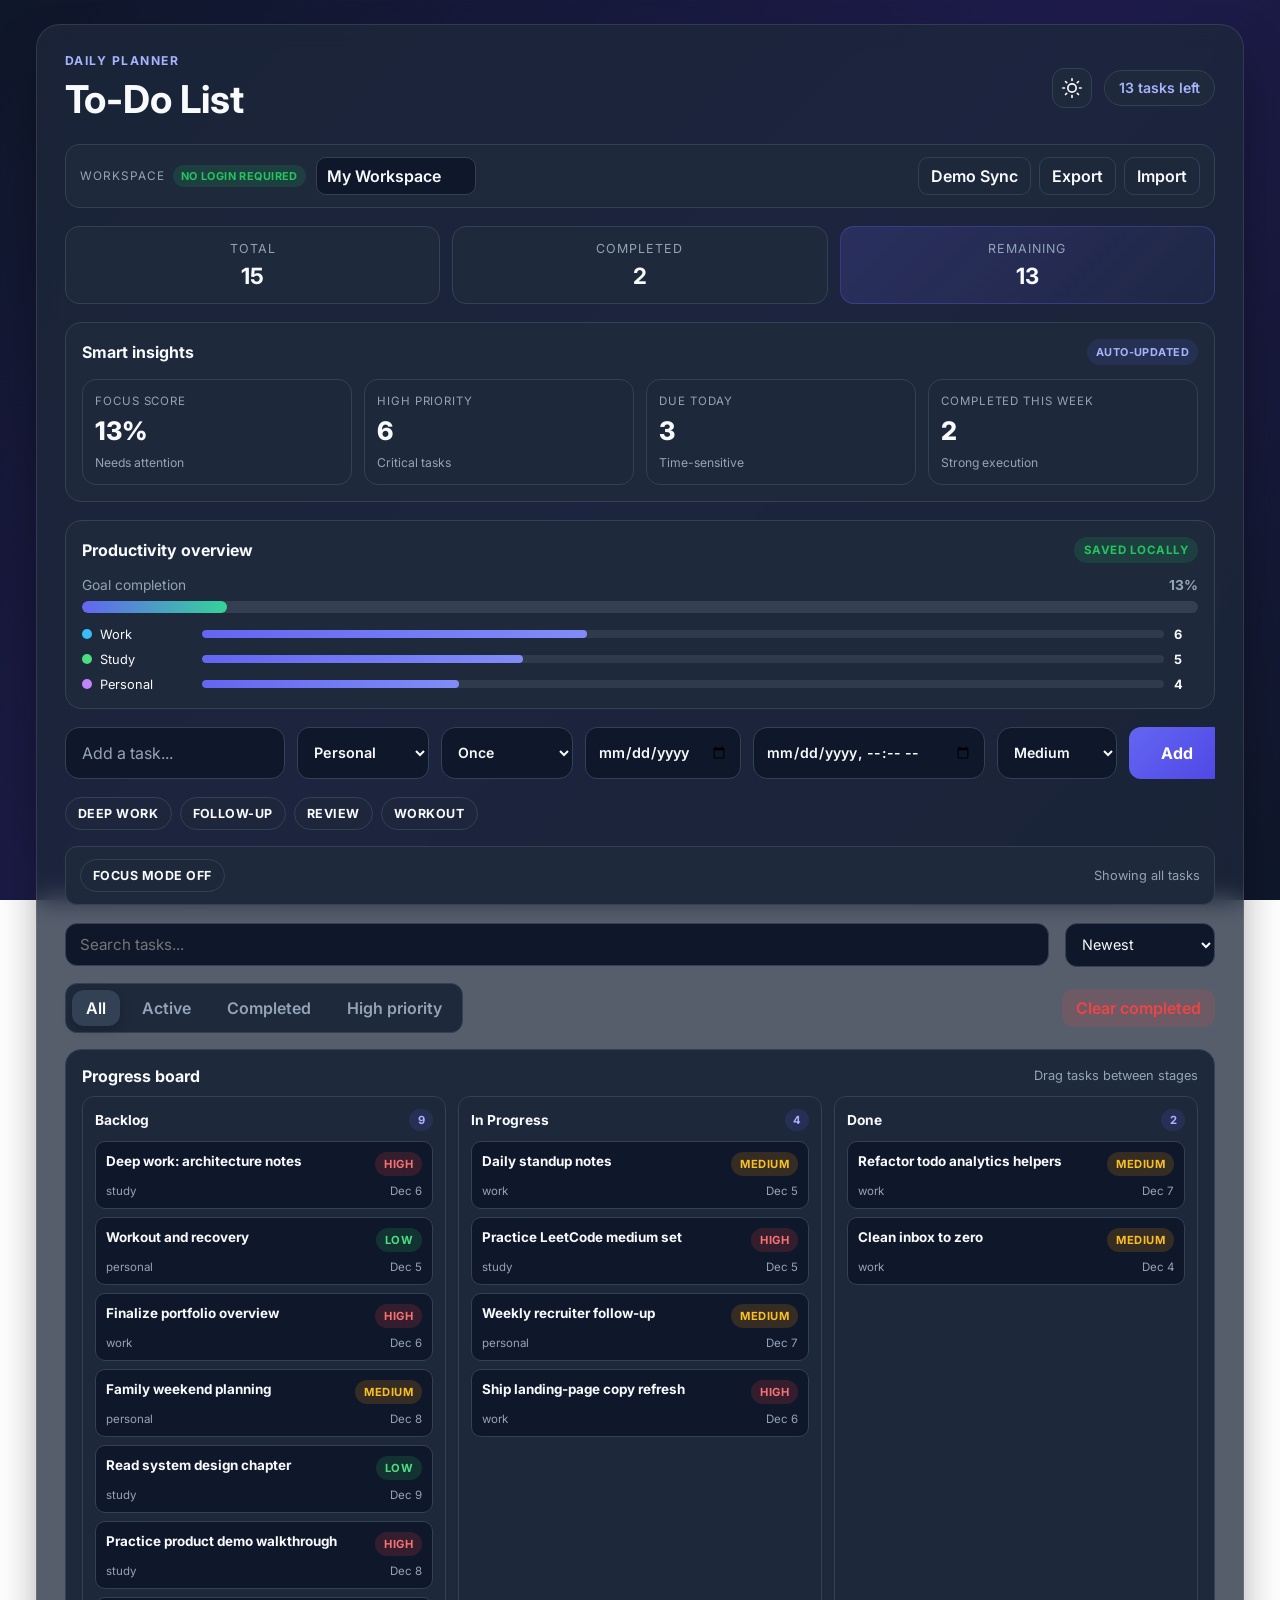
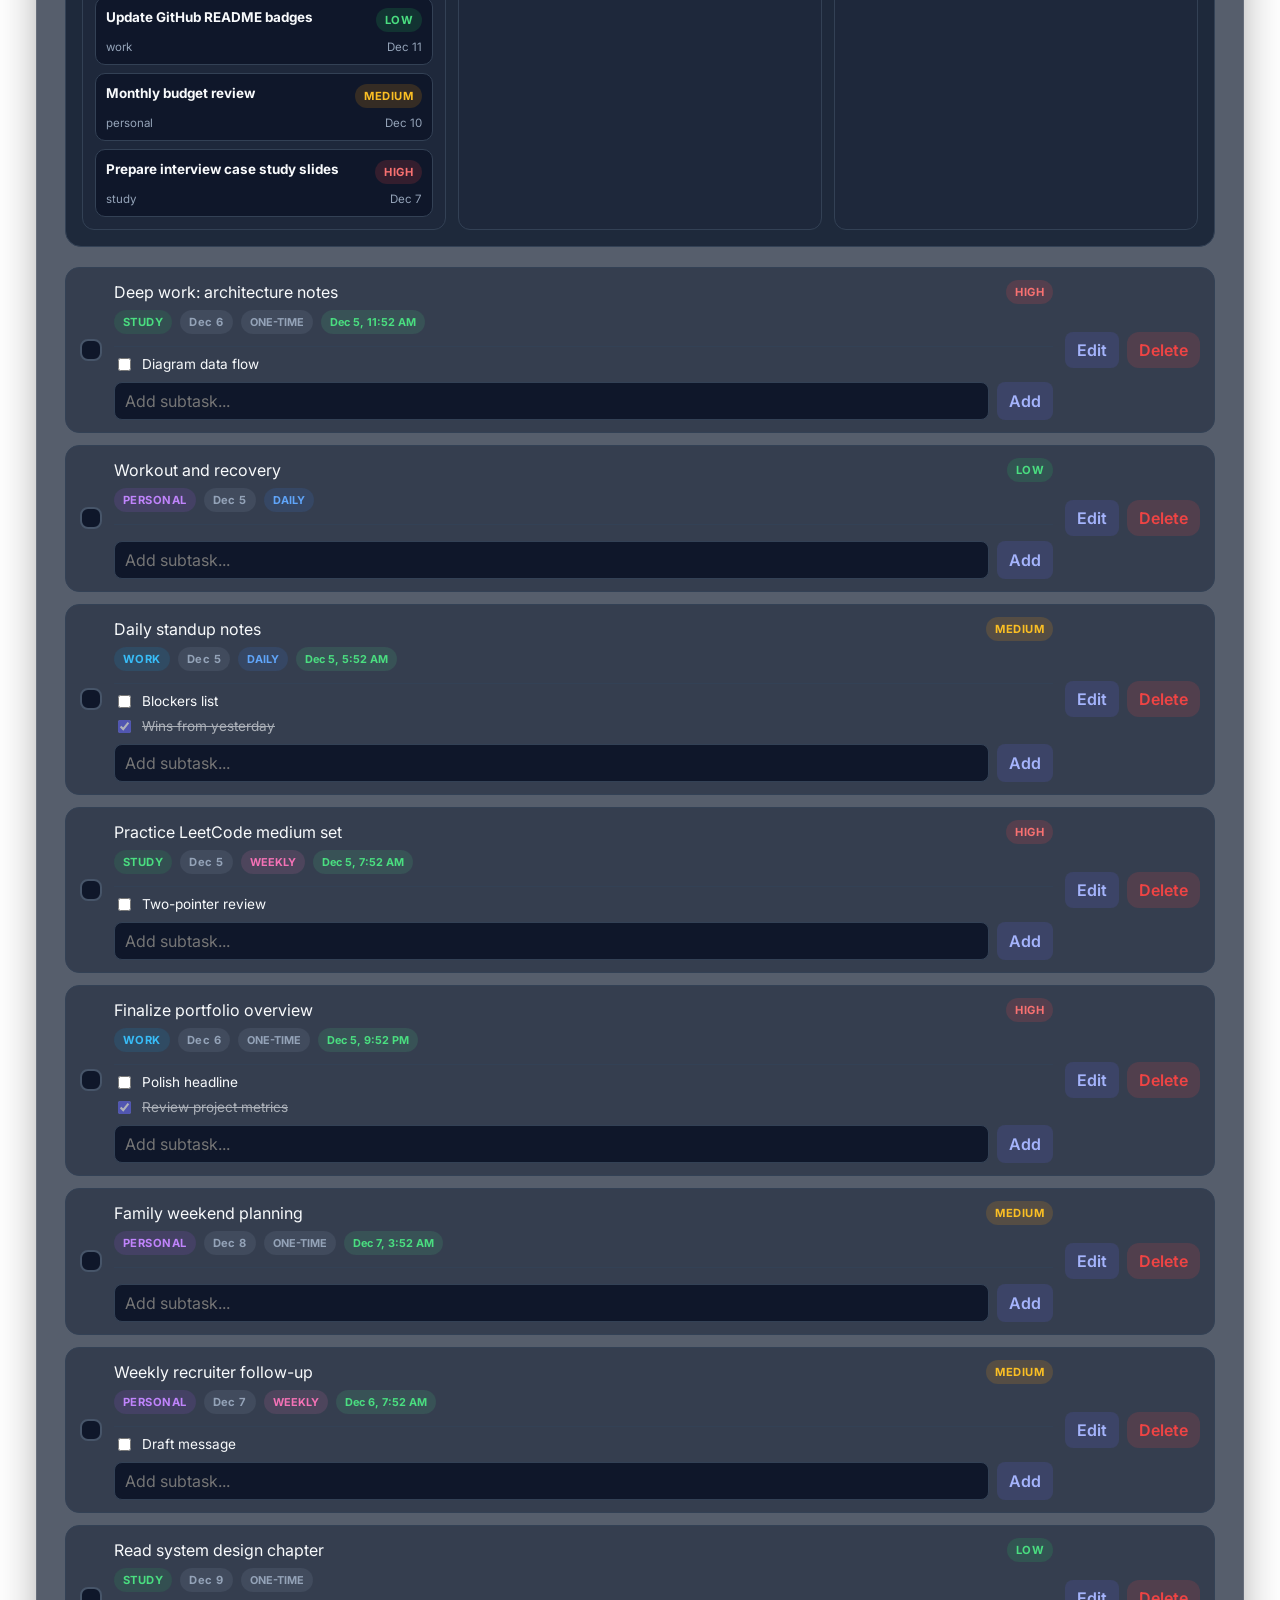
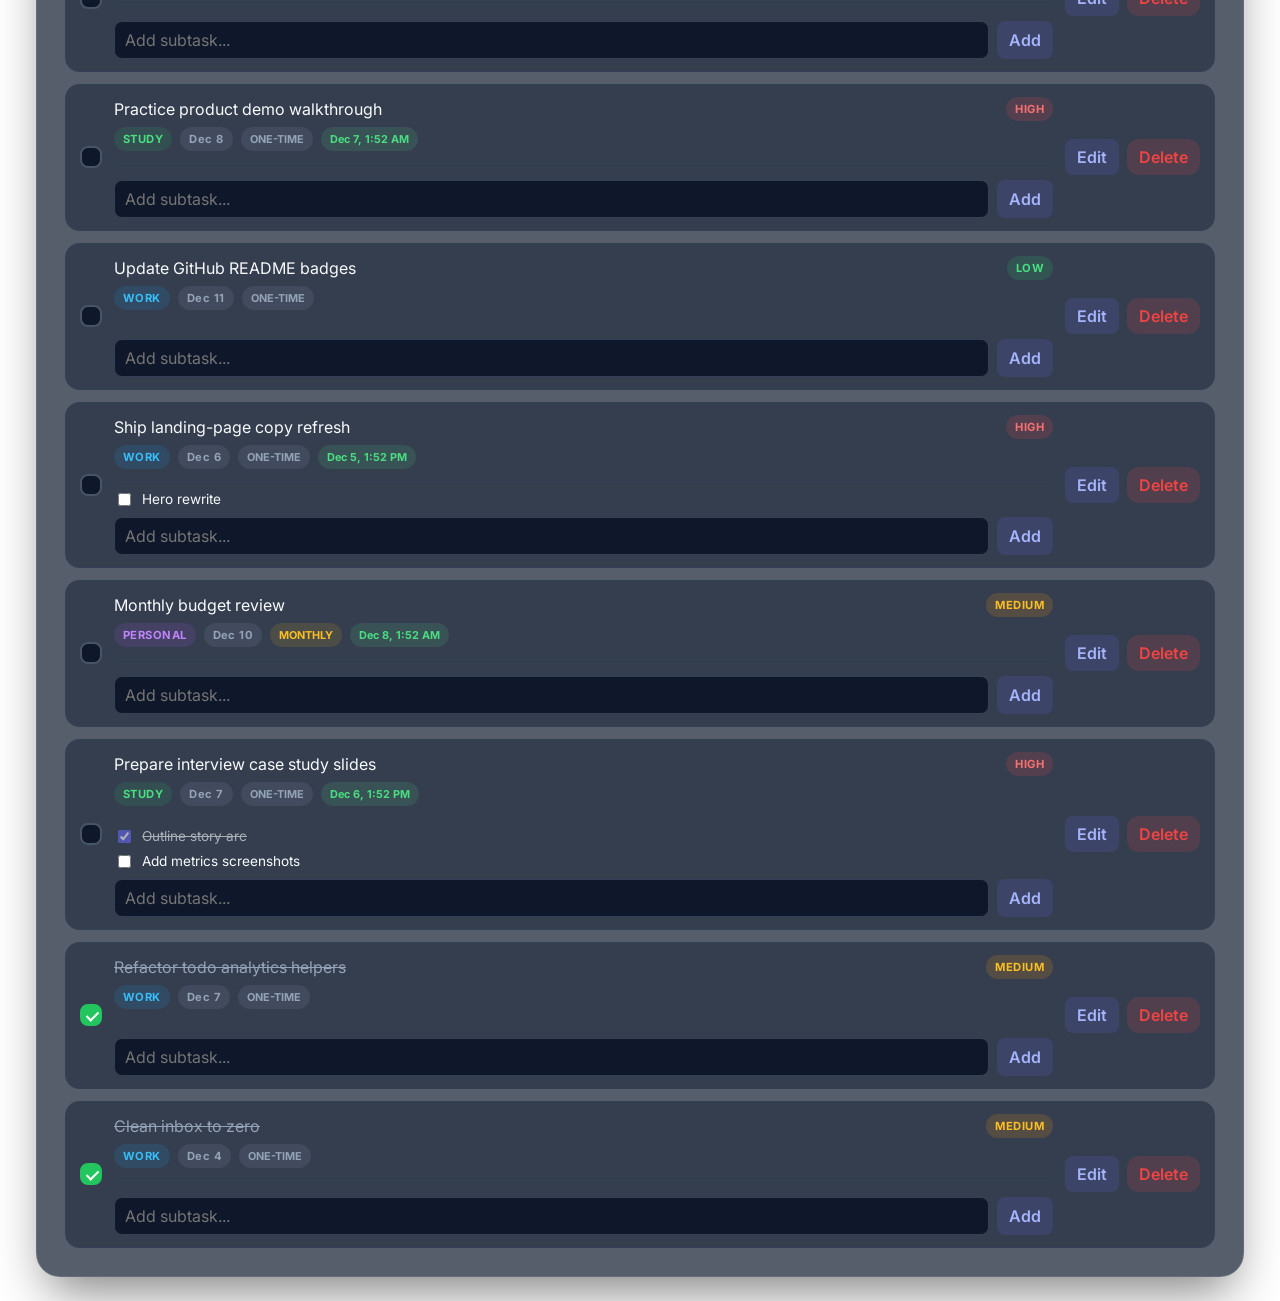
<file: index.html>
<!DOCTYPE html>
<html lang="en">
  <head>
    <meta charset="UTF-8" />
    <meta name="viewport" content="width=device-width, initial-scale=1.0" />
    <title>To-Do App</title>
    <link rel="preconnect" href="https://fonts.googleapis.com" />
    <link rel="preconnect" href="https://fonts.gstatic.com" crossorigin />
    <link href="https://fonts.googleapis.com/css2?family=Inter:wght@400;500;600;700&display=swap" rel="stylesheet" />
    <link rel="stylesheet" href="style.css?v=2" />
  <link rel="icon" href="assets/favicon.svg?v=20261118" type="image/svg+xml">
  </head>
  <body>
    <main class="app-shell">
      <section class="todo-card" aria-label="To-do list">
        <header class="topbar">
          <div>
            <p class="eyebrow">Daily Planner</p>
            <h1>To-Do List</h1>
          </div>
          <div class="topbar-actions">
            <button id="themeToggle" class="theme-toggle-btn" aria-label="Toggle theme" title="Toggle theme">
              <svg class="theme-icon sun-icon" xmlns="http://www.w3.org/2000/svg" width="20" height="20" viewBox="0 0 24 24" fill="none" stroke="currentColor" stroke-width="2" stroke-linecap="round" stroke-linejoin="round"><circle cx="12" cy="12" r="5"/><line x1="12" y1="1" x2="12" y2="3"/><line x1="12" y1="21" x2="12" y2="23"/><line x1="4.22" y1="4.22" x2="5.64" y2="5.64"/><line x1="18.36" y1="18.36" x2="19.78" y2="19.78"/><line x1="1" y1="12" x2="3" y2="12"/><line x1="21" y1="12" x2="23" y2="12"/><line x1="4.22" y1="19.78" x2="5.64" y2="18.36"/><line x1="18.36" y1="5.64" x2="19.78" y2="4.22"/></svg>
              <svg class="theme-icon moon-icon" xmlns="http://www.w3.org/2000/svg" width="20" height="20" viewBox="0 0 24 24" fill="none" stroke="currentColor" stroke-width="2" stroke-linecap="round" stroke-linejoin="round"><path d="M21 12.79A9 9 0 1 1 11.21 3 7 7 0 0 0 21 12.79z"/></svg>
            </button>
            <span id="taskCounter" class="pill" aria-live="polite">0 tasks</span>
          </div>
        </header>

        <div class="workspace-bar">
          <div class="workspace-meta">
            <div class="workspace-text-wrap">
              <span class="workspace-label">Workspace</span>
              <span class="demo-badge">No login required</span>
            </div>
            <input id="userNameInput" class="user-name-input" type="text" value="My Workspace" aria-label="Workspace user name" />
          </div>
          <div class="workspace-actions">
            <button id="syncBtn" class="sync-btn" type="button">Demo Sync</button>
            <div class="io-menu">
              <button id="exportMenuBtn" class="ghost-btn" type="button" aria-haspopup="true" aria-expanded="false">Export</button>
              <div id="exportMenu" class="io-menu-panel" hidden role="menu">
                <button type="button" role="menuitem" data-export="json">JSON (.json)</button>
                <button type="button" role="menuitem" data-export="csv">CSV (.csv)</button>
              </div>
            </div>
            <div class="io-menu">
              <button id="importMenuBtn" class="ghost-btn" type="button" aria-haspopup="true" aria-expanded="false">Import</button>
              <div id="importMenu" class="io-menu-panel" hidden role="menu">
                <label class="io-menu-item" role="menuitem">
                  <input id="importJsonInput" type="file" accept=".json,application/json" />
                  JSON (.json)
                </label>
                <label class="io-menu-item" role="menuitem">
                  <input id="importCsvInput" type="file" accept=".csv,text/csv" />
                  CSV (.csv)
                </label>
              </div>
            </div>
          </div>
        </div>

        <section class="metrics-panel" aria-label="Task summary">
          <article class="metric-card">
            <span class="metric-label">Total</span>
            <strong id="totalTasks">0</strong>
          </article>
          <article class="metric-card">
            <span class="metric-label">Completed</span>
            <strong id="completedTasks">0</strong>
          </article>
          <article class="metric-card accent">
            <span class="metric-label">Remaining</span>
            <strong id="remainingTasks">0</strong>
          </article>
        </section>

        <section class="insight-panel" aria-label="Productivity insights">
          <div class="insight-header">
            <h2>Smart insights</h2>
            <span class="mini-tag">Auto-updated</span>
          </div>
          <div id="insightGrid" class="insight-grid"></div>
        </section>

        <section class="analytics-panel" aria-label="Task progress analytics">
          <div class="analytics-header">
            <h2>Productivity overview</h2>
            <span id="syncStatus" class="sync-pill">Saved locally</span>
          </div>
          <div class="progress-block">
            <div class="progress-meta">
              <span>Goal completion</span>
              <strong id="completionRate">0%</strong>
            </div>
            <div class="progress-track" aria-hidden="true">
              <span id="progressFill" class="progress-fill"></span>
            </div>
          </div>
          <div id="categoryBreakdown" class="category-breakdown" aria-label="Category progress"></div>
        </section>

        <form id="todo-form" class="todo-form" autocomplete="off">
          <label class="sr-only" for="todo-input">Add a new task</label>
          <input
            id="todo-input"
            name="todo"
            type="text"
            maxlength="120"
            placeholder="Add a task..."
            aria-label="Add a task"
          />
          <label class="sr-only" for="category-input">Task category</label>
          <select id="category-input" name="category" aria-label="Task category">
            <option value="personal">Personal</option>
            <option value="work">Work</option>
            <option value="study">Study</option>
          </select>
          <label class="sr-only" for="recurrence-input">Task recurrence</label>
          <select id="recurrence-input" name="recurrence" aria-label="Task recurrence">
            <option value="none" selected>Once</option>
            <option value="daily">Daily</option>
            <option value="weekly">Weekly</option>
            <option value="monthly">Monthly</option>
          </select>
          <label class="sr-only" for="due-date-input">Due date</label>
          <input id="due-date-input" name="dueDate" type="date" aria-label="Due date" />
          <label class="sr-only" for="reminder-input">Reminder</label>
          <input id="reminder-input" name="reminder" type="datetime-local" aria-label="Reminder" />
          <label class="sr-only" for="priority-input">Task priority</label>
          <select id="priority-input" name="priority" aria-label="Task priority">
            <option value="high">High</option>
            <option value="medium" selected>Medium</option>
            <option value="low">Low</option>
          </select>
          <button type="submit" class="primary-btn">Add</button>
        </form>

        <div class="quick-actions" aria-label="Quick task shortcuts">
          <button class="quick-pill" type="button" data-quick-task="Deep work session">Deep work</button>
          <button class="quick-pill" type="button" data-quick-task="Follow up on emails">Follow-up</button>
          <button class="quick-pill" type="button" data-quick-task="Review project progress">Review</button>
          <button class="quick-pill" type="button" data-quick-task="Workout and recovery">Workout</button>
        </div>

        <div class="focus-bar">
          <button id="focusToggle" class="focus-btn" type="button">Focus mode off</button>
          <span id="focusHint" class="focus-hint">Showing all tasks</span>
        </div>

        <div class="toolbar" aria-label="Task controls">
          <div class="search-bar-wrapper">
            <label class="sr-only" for="searchInput">Search tasks</label>
            <input
              id="searchInput"
              type="text"
              placeholder="Search tasks..."
              aria-label="Search tasks"
            />
          </div>
          <label class="sr-only" for="sortInput">Sort tasks</label>
          <select id="sortInput" class="sort-select" aria-label="Sort tasks">
            <option value="newest">Newest</option>
            <option value="oldest">Oldest</option>
            <option value="priority">Priority</option>
            <option value="dueSoon">Due soon</option>
          </select>
        </div>

        <div class="toolbar" aria-label="Task filters">
          <div class="filter-group" role="tablist" aria-label="Filter tasks">
            <button class="filter-btn active" type="button" data-filter="all" role="tab" aria-selected="true">
              All
            </button>
            <button class="filter-btn" type="button" data-filter="active" role="tab" aria-selected="false">
              Active
            </button>
            <button class="filter-btn" type="button" data-filter="completed" role="tab" aria-selected="false">
              Completed
            </button>
            <button class="filter-btn" type="button" data-filter="high" role="tab" aria-selected="false">
              High priority
            </button>
          </div>
          <button id="clearCompleted" class="secondary-btn" type="button">Clear completed</button>
        </div>

        <section class="board-panel" aria-label="Task board">
          <div class="board-header">
            <h2>Progress board</h2>
            <p>Drag tasks between stages</p>
          </div>
          <div id="boardColumns" class="board-columns"></div>
        </section>

        <ul id="todo-list" class="todo-list" aria-live="polite"></ul>
      </section>
    </main>

    <template id="todo-item-template">
      <li class="todo-item">
        <label class="task-check">
          <input type="checkbox" class="task-toggle" />
          <span class="checkmark" aria-hidden="true"></span>
        </label>

        <div class="task-content">
          <div class="task-main-row">
            <span class="task-text"></span>
            <span class="priority-badge"></span>
          </div>
          <div class="task-meta-row">
            <span class="category-badge"></span>
            <span class="due-date"></span>
            <span class="recurrence-badge"></span>
            <span class="reminder-badge"></span>
          </div>
          <div class="subtask-panel">
            <div class="subtask-list"></div>
            <div class="subtask-compose">
              <input type="text" class="subtask-input" maxlength="80" placeholder="Add subtask..." />
              <button type="button" class="subtask-add-btn">Add</button>
            </div>
          </div>
        </div>

        <div class="task-actions">
          <input type="text" class="task-edit-input" maxlength="120" style="display: none;" />
          <button type="button" class="edit-btn" aria-label="Edit task">Edit</button>
          <button type="button" class="delete-btn" aria-label="Delete task">Delete</button>
        </div>
      </li>
    </template>

    <div id="toastContainer" class="toast-container" aria-live="polite"></div>

    <div id="confirmModal" class="confirm-modal" hidden role="dialog" aria-modal="true" aria-labelledby="confirmTitle">
      <div class="confirm-backdrop" data-confirm-cancel></div>
      <div class="confirm-card">
        <h3 id="confirmTitle">Confirm action</h3>
        <p id="confirmMessage">Are you sure?</p>
        <div class="confirm-actions">
          <button type="button" id="confirmCancel" class="ghost-btn">Cancel</button>
          <button type="button" id="confirmOk" class="primary-btn danger-btn">OK</button>
        </div>
      </div>
    </div>

    <button class="back-to-top" type="button" aria-label="Back to top" hidden>
      <svg width="28" height="28" viewBox="0 0 24 24" fill="none" stroke="currentColor" stroke-width="3.5" stroke-linecap="round" stroke-linejoin="round" aria-hidden="true"><path d="M12 20V4m-7 7 7-7 7 7"/></svg>
    </button>
    <script src="script.js?v=2"></script>
  </body>
</html>
</file>
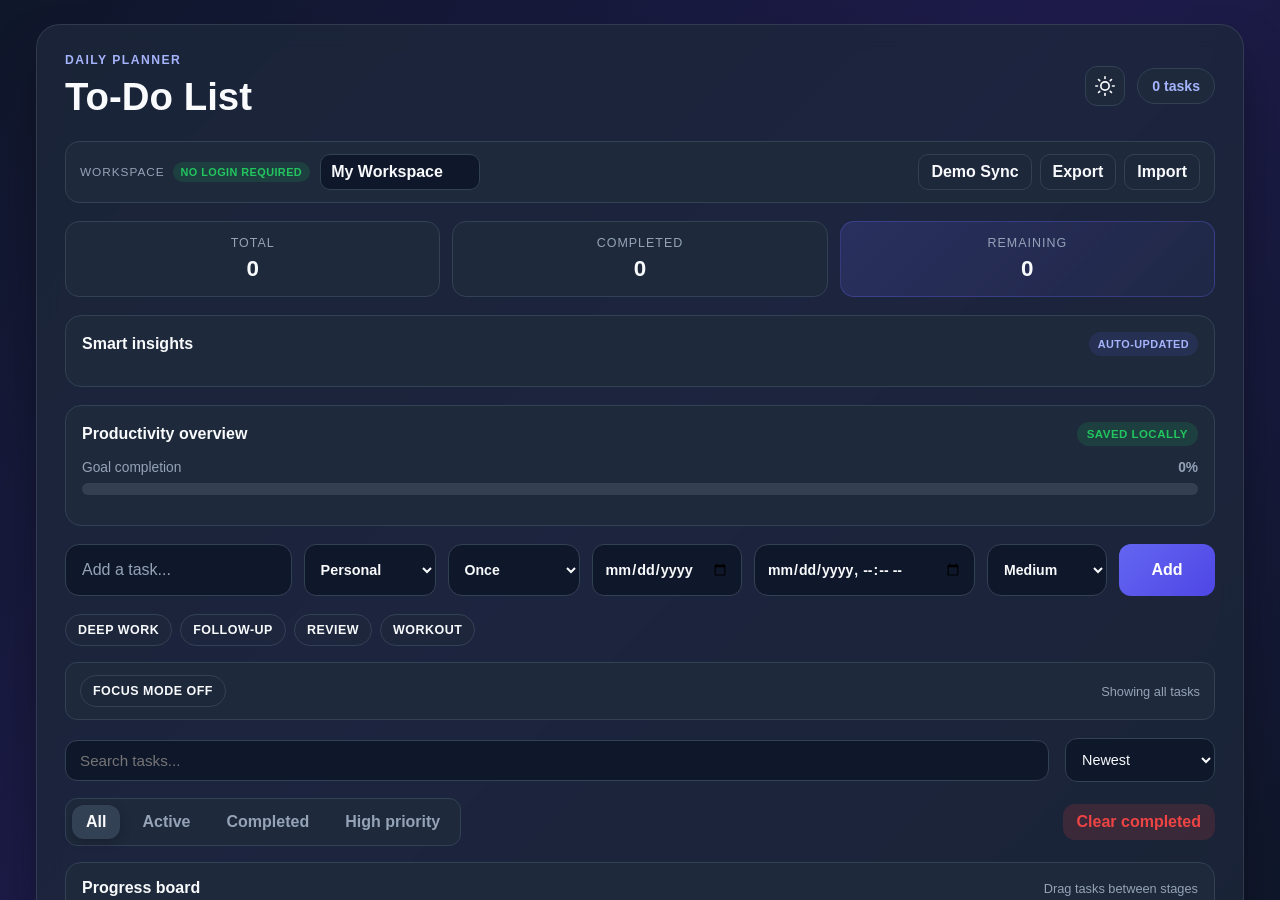
<file: live-demo.html>
<!DOCTYPE html>
<html lang="en">
  <head>
    <meta charset="UTF-8" />
    <meta http-equiv="refresh" content="1; url=./index.html" />
    <meta name="viewport" content="width=device-width, initial-scale=1.0" />
    <title>Redirecting to Live Demo</title>
    <style>
      :root {
        --bg: #0f172a;
        --card: rgba(15, 23, 42, 0.8);
        --text: #e2e8f0;
        --muted: #94a3b8;
        --primary: #8b5cf6;
      }

      * { box-sizing: border-box; }

      body {
        margin: 0;
        min-height: 100vh;
        display: grid;
        place-items: center;
        font-family: Inter, Arial, sans-serif;
        background: radial-gradient(circle at top, rgba(139, 92, 246, 0.35), transparent 35%), linear-gradient(135deg, #020817, #111827 60%, #1e1b4b);
        color: var(--text);
      }

      .demo-card {
        width: min(760px, calc(100% - 32px));
        padding: 48px 32px;
        border: 1px solid rgba(148, 163, 184, 0.25);
        border-radius: 28px;
        background: rgba(15, 23, 42, 0.75);
        box-shadow: 0 30px 80px rgba(15, 23, 42, 0.55);
        text-align: center;
        backdrop-filter: blur(12px);
      }

      .badge {
        display: inline-block;
        padding: 8px 12px;
        border-radius: 999px;
        background: rgba(34, 197, 94, 0.15);
        border: 1px solid rgba(34, 197, 94, 0.4);
        color: #86efac;
        font-size: 0.82rem;
        letter-spacing: 0.12em;
        text-transform: uppercase;
        font-weight: 700;
      }

      h1 {
        margin: 22px 0 12px;
        font-size: clamp(2.3rem, 5vw, 4rem);
        line-height: 1;
        letter-spacing: -0.06em;
      }

      p {
        margin: 0 auto 24px;
        max-width: 620px;
        color: var(--muted);
        font-size: 1.04rem;
        line-height: 1.7;
      }

      .primary-btn {
        display: inline-block;
        text-decoration: none;
        background: linear-gradient(135deg, var(--primary), #7c3aed);
        color: white;
        border-radius: 14px;
        padding: 16px 26px;
        font-weight: 800;
        font-size: 1rem;
        box-shadow: 0 18px 28px rgba(139, 92, 246, 0.35);
      }
    </style>
  <link rel="icon" href="assets/favicon.svg?v=20261118" type="image/svg+xml">
  </head>
  <body>
    <main class="demo-card">
      <span class="badge">Portfolio Demo</span>
      <h1>Launching App...</h1>
      <p>
        Redirecting to the live productivity dashboard. If it does not open automatically, use the button below.
      </p>
      <a class="primary-btn" href="./index.html">Open App</a>
    </main>
  </body>
</html>
</file>
<file: style.css>
:root {
  --bg-gradient: linear-gradient(135deg, #0f172a 0%, #1e1b4b 50%, #0f172a 100%);
  --card-bg: rgba(30, 41, 59, 0.75);
  --card-border: rgba(255, 255, 255, 0.1);
  --surface: #1e293b;
  --surface-hover: #334155;
  --input-bg: #0f172a;
  --input-border: #334155;
  --primary: #6366f1;
  --primary-dark: #4f46e5;
  --primary-light: #a5b4fc;
  --text: #f8fafc;
  --muted: #94a3b8;
  --border: #334155;
  --success: #22c55e;
  --danger: #ef4444;
  --danger-bg: rgba(239, 68, 68, 0.15);
  --shadow: 0 25px 50px -12px rgba(0, 0, 0, 0.5);
  --active-tab-bg: #334155;
  --item-bg: rgba(30, 41, 59, 0.6);
  --checkmark-border: #475569;
}

[data-theme="light"] {
  --bg-gradient: linear-gradient(145deg, #6366f1 0%, #818cf8 30%, #a5b4fc 62%, #c7d2fe 100%);
  --card-bg: #ffffff;
  --card-border: #1e1b4b;
  --surface: #e0e7ff;
  --surface-hover: #c7d2fe;
  --input-bg: #ffffff;
  --input-border: #1e293b;
  --primary: #312e81;
  --primary-dark: #1e1b4b;
  --primary-light: #1e1b4b;
  --text: #020617;
  --muted: #0f172a;
  --border: #334155;
  --success: #14532d;
  --danger: #7f1d1d;
  --danger-bg: rgba(127, 29, 29, 0.16);
  --shadow: 0 22px 48px rgba(30, 27, 75, 0.28);
  --active-tab-bg: #c7d2fe;
  --item-bg: #f1f5f9;
  --checkmark-border: #1e293b;
}

* {
  box-sizing: border-box;
}

html,
body {
  margin: 0;
  min-height: 100%;
  font-family: "Inter", sans-serif;
  background: var(--bg-gradient);
  background-attachment: fixed;
  color: var(--text);
  transition: background 0.3s ease, color 0.3s ease;
  overflow-x: hidden;
}

body {
  min-height: 100vh;
  padding: 24px;
}

button,
input,
select {
  font: inherit;
}

button {
  cursor: pointer;
}

.app-shell {
  width: min(100%, calc(1240px - 2rem));
  max-width: 100%;
  margin: 0 auto;
}

.todo-card {
  width: 100%;
  max-width: 100%;
  background: var(--card-bg);
  border: 1px solid var(--card-border);
  backdrop-filter: blur(12px);
  -webkit-backdrop-filter: blur(12px);
  border-radius: 24px;
  box-shadow: var(--shadow);
  padding: 28px;
  transition: background 0.3s ease, border-color 0.3s ease, box-shadow 0.3s ease;
}

.topbar {
  display: flex;
  align-items: center;
  justify-content: space-between;
  gap: 16px;
  margin-bottom: 22px;
}

.topbar-actions {
  display: flex;
  align-items: center;
  gap: 12px;
}

.theme-toggle-btn {
  display: inline-flex;
  align-items: center;
  justify-content: center;
  width: 40px;
  height: 40px;
  border-radius: 12px;
  border: 1px solid var(--border);
  background: var(--surface);
  color: var(--text);
  transition: background 0.2s ease, border-color 0.2s ease, transform 0.15s ease;
}

.theme-toggle-btn:hover {
  background: var(--surface-hover);
  transform: translateY(-1px);
}

.theme-icon {
  display: none;
}

:root:not([data-theme="light"]) .sun-icon {
  display: block;
}

[data-theme="light"] .eyebrow,
[data-theme="light"] .metric-label,
[data-theme="light"] .insight-label,
[data-theme="light"] .insight-note,
[data-theme="light"] .workspace-label,
[data-theme="light"] .focus-hint,
[data-theme="light"] .board-header p,
[data-theme="light"] .empty-mini,
[data-theme="light"] .empty-state,
[data-theme="light"] .due-date,
[data-theme="light"] .board-column-header span,
[data-theme="light"] .board-task-meta,
[data-theme="light"] .board-empty,
[data-theme="light"] .progress-meta span,
[data-theme="light"] .analytics-header h2,
[data-theme="light"] .insight-header h2 {
  color: #0f172a;
  font-weight: 700;
}

[data-theme="light"] .pill,
[data-theme="light"] .sync-pill,
[data-theme="light"] .mini-tag,
[data-theme="light"] .demo-badge {
  color: #020617;
  border: 1px solid #1e293b;
  background: #e2e8f0;
  font-weight: 700;
}

[data-theme="light"] .ghost-btn,
[data-theme="light"] .secondary-btn,
[data-theme="light"] .filter-btn,
[data-theme="light"] .edit-btn,
[data-theme="light"] .theme-toggle-btn,
[data-theme="light"] .sort-select,
[data-theme="light"] .user-name-input,
[data-theme="light"] .sync-btn,
[data-theme="light"] .quick-pill,
[data-theme="light"] .focus-btn,
[data-theme="light"] .io-menu-panel button,
[data-theme="light"] .io-menu-item {
  color: #020617;
  border: 1.5px solid #1e293b;
  background: #ffffff;
  font-weight: 700;
}

[data-theme="light"] .io-menu-panel {
  border: 1.5px solid #1e293b;
  background: #ffffff;
}

[data-theme="light"] .filter-btn.active {
  color: #ffffff;
  background: #1e1b4b;
  border-color: #1e1b4b;
}

[data-theme="light"] #todo-input,
[data-theme="light"] #category-input,
[data-theme="light"] #recurrence-input,
[data-theme="light"] #due-date-input,
[data-theme="light"] #reminder-input,
[data-theme="light"] #priority-input,
[data-theme="light"] #searchInput,
[data-theme="light"] .subtask-input,
[data-theme="light"] .task-edit-input {
  color: #020617;
  border: 1.5px solid #1e293b;
  background: #ffffff;
  font-weight: 600;
}

[data-theme="light"] #todo-input::placeholder,
[data-theme="light"] #searchInput::placeholder,
[data-theme="light"] .subtask-input::placeholder {
  color: #475569;
  opacity: 1;
}

[data-theme="light"] .todo-item,
[data-theme="light"] .board-task,
[data-theme="light"] .board-column,
[data-theme="light"] .metric-card,
[data-theme="light"] .insight-card,
[data-theme="light"] .workspace-bar,
[data-theme="light"] .insight-panel,
[data-theme="light"] .analytics-panel,
[data-theme="light"] .board-panel {
  border: 1.5px solid #1e293b;
  background: #ffffff;
}

[data-theme="light"] .board-column {
  background: #f8fafc;
}

[data-theme="light"] .task-text,
[data-theme="light"] .insight-value,
[data-theme="light"] .metric-card strong,
[data-theme="light"] .board-column-header h3,
[data-theme="light"] .board-task-header strong,
[data-theme="light"] h1,
[data-theme="light"] h2,
[data-theme="light"] h3 {
  color: #020617;
  font-weight: 800;
}

[data-theme="light"] .todo-item.completed .task-text,
[data-theme="light"] .subtask-item.completed .subtask-text {
  color: #334155;
  opacity: 1;
}

[data-theme="light"] .category-badge {
  background: #c7d2fe;
  color: #1e1b4b;
  border: 1px solid #312e81;
}

[data-theme="light"] .category-work {
  background: #7dd3fc;
  color: #0c4a6e;
  border-color: #0369a1;
}

[data-theme="light"] .category-personal {
  background: #d8b4fe;
  color: #581c87;
  border-color: #7e22ce;
}

[data-theme="light"] .category-study {
  background: #86efac;
  color: #14532d;
  border-color: #15803d;
}

[data-theme="light"] .priority-high {
  background: #fca5a5;
  color: #7f1d1d;
  border: 1px solid #991b1b;
}

[data-theme="light"] .priority-medium {
  background: #fcd34d;
  color: #78350f;
  border: 1px solid #b45309;
}

[data-theme="light"] .priority-low {
  background: #86efac;
  color: #14532d;
  border: 1px solid #15803d;
}

[data-theme="light"] .due-date,
[data-theme="light"] .recurrence-badge,
[data-theme="light"] .reminder-badge {
  background: #e2e8f0;
  color: #020617;
  border: 1px solid #1e293b;
  font-weight: 700;
}

[data-theme="light"] .due-date.overdue {
  background: #fecaca;
  color: #7f1d1d;
  border-color: #991b1b;
}

[data-theme="light"] .todo-card {
  background: #ffffff;
  border: 2px solid #1e1b4b;
  box-shadow: 0 24px 50px rgba(30, 27, 75, 0.28);
}

[data-theme="light"] .checkmark {
  border: 2.5px solid #1e293b;
  background: #ffffff;
}

[data-theme="light"] .task-check input:checked + .checkmark {
  background: #312e81;
  border-color: #1e1b4b;
}

[data-theme="light"] .progress-track {
  background: #cbd5e1;
  border: 1px solid #334155;
}

[data-theme="light"] .progress-fill {
  background: linear-gradient(90deg, #312e81, #4f46e5);
}

[data-theme="light"] .metric-card,
[data-theme="light"] .insight-card,
[data-theme="light"] .todo-item,
[data-theme="light"] .board-task {
  transition: transform 0.18s ease, box-shadow 0.18s ease, border-color 0.18s ease, background 0.18s ease;
}

[data-theme="light"] .metric-card:hover,
[data-theme="light"] .insight-card:hover,
[data-theme="light"] .todo-item:hover,
[data-theme="light"] .board-task:hover {
  border-color: #1e1b4b;
  background: #eef2ff;
  box-shadow: 0 12px 24px rgba(30, 27, 75, 0.18);
  transform: translateY(-2px);
}

[data-theme="light"] .ghost-btn:hover,
[data-theme="light"] .secondary-btn:hover,
[data-theme="light"] .filter-btn:hover,
[data-theme="light"] .quick-pill:hover,
[data-theme="light"] .theme-toggle-btn:hover,
[data-theme="light"] .edit-btn:hover,
[data-theme="light"] .sync-btn:hover,
[data-theme="light"] .focus-btn:hover,
[data-theme="light"] .io-menu-panel button:hover,
[data-theme="light"] .io-menu-item:hover {
  background: #c7d2fe;
  border-color: #1e1b4b;
  color: #020617;
}

[data-theme="light"] .primary-btn,
[data-theme="light"] .subtask-add-btn {
  background: #1e1b4b;
  border: 1.5px solid #1e1b4b;
  color: #ffffff;
  font-weight: 700;
}

[data-theme="light"] .primary-btn:hover,
[data-theme="light"] .subtask-add-btn:hover {
  background: #312e81;
  border-color: #312e81;
  transform: translateY(-1px);
}

[data-theme="light"] .filter-btn.active {
  background: #1e1b4b;
  border-color: #1e1b4b;
  color: #ffffff;
  box-shadow: 0 6px 14px rgba(30, 27, 75, 0.3);
}

[data-theme="light"] .delete-btn {
  background: #fee2e2;
  color: #7f1d1d;
  border: 1.5px solid #991b1b;
  font-weight: 700;
}

[data-theme="light"] #todo-input:focus,
[data-theme="light"] #category-input:focus,
[data-theme="light"] #recurrence-input:focus,
[data-theme="light"] #due-date-input:focus,
[data-theme="light"] #reminder-input:focus,
[data-theme="light"] #priority-input:focus,
[data-theme="light"] #searchInput:focus,
[data-theme="light"] .sort-select:focus,
[data-theme="light"] .user-name-input:focus,
[data-theme="light"] .subtask-input:focus {
  outline: none;
  border-color: #1e1b4b;
  box-shadow: 0 0 0 3px rgba(30, 27, 75, 0.25);
}

[data-theme="light"] .moon-icon {
  display: block;
}

[data-theme="light"] .metric-card.accent {
  background: #e0e7ff;
  border-color: #1e1b4b;
}

[data-theme="light"] .category-breakdown,
[data-theme="light"] .category-row,
[data-theme="light"] .confirm-card {
  color: #020617;
  border-color: #1e293b;
  background: #ffffff;
}

[data-theme="light"] .confirm-card h3,
[data-theme="light"] .confirm-card p {
  color: #020617;
}

[data-theme="light"] body {
  color: #020617;
}

[data-theme="light"] .todo-item,
[data-theme="light"] .board-task,
[data-theme="light"] .metric-card,
[data-theme="light"] .insight-card {
  box-shadow: 0 2px 0 rgba(15, 23, 42, 0.08);
}

.eyebrow {
  margin: 0 0 8px;
  color: var(--primary-light);
  font-weight: 700;
  font-size: 0.76rem;
  letter-spacing: 0.12em;
  text-transform: uppercase;
}

h1 {
  margin: 0;
  font-size: clamp(2rem, 3vw, 2.5rem);
}

.pill {
  display: inline-flex;
  align-items: center;
  justify-content: center;
  min-height: 36px;
  padding: 0 14px;
  border-radius: 999px;
  background: var(--surface);
  color: var(--primary-light);
  font-size: 0.88rem;
  font-weight: 600;
  border: 1px solid var(--border);
  transition: background 0.3s ease, color 0.3s ease;
}

.workspace-bar {
  display: flex;
  align-items: center;
  justify-content: space-between;
  gap: 12px;
  margin-bottom: 18px;
  padding: 12px 14px;
  border: 1px solid var(--border);
  border-radius: 14px;
  background: var(--surface);
  overflow: visible;
  position: relative;
  z-index: 5;
}

.workspace-meta {
  display: flex;
  align-items: center;
  gap: 10px;
  min-width: 0;
  flex-wrap: wrap;
}

.workspace-text-wrap {
  display: flex;
  align-items: center;
  gap: 8px;
  flex-wrap: wrap;
}

.workspace-label {
  font-size: 0.74rem;
  text-transform: uppercase;
  letter-spacing: 0.08em;
  color: var(--muted);
}

.demo-badge {
  display: inline-flex;
  align-items: center;
  padding: 4px 8px;
  border-radius: 999px;
  background: rgba(34, 197, 94, 0.14);
  color: var(--success);
  font-size: 0.68rem;
  font-weight: 700;
  letter-spacing: 0.04em;
  text-transform: uppercase;
}

.user-name-input {
  width: 160px;
  border: 1px solid var(--input-border);
  background: var(--input-bg);
  color: var(--text);
  border-radius: 10px;
  padding: 8px 10px;
  font-weight: 600;
}

.workspace-actions {
  display: flex;
  align-items: center;
  gap: 8px;
  flex-wrap: wrap;
}

.sync-btn,
.ghost-btn {
  border: 1px solid var(--border);
  border-radius: 10px;
  background: var(--item-bg);
  color: var(--text);
  padding: 8px 12px;
  font-weight: 600;
}

.import-label {
  position: relative;
  display: inline-flex;
  align-items: center;
  justify-content: center;
  overflow: hidden;
}

.import-label input {
  position: absolute;
  inset: 0;
  opacity: 0;
  cursor: pointer;
}

.io-menu {
  position: relative;
  z-index: 20;
}

.io-menu-panel {
  position: absolute;
  top: calc(100% + 6px);
  right: 0;
  z-index: 50;
  min-width: 170px;
  padding: 6px;
  border: 1px solid var(--border);
  border-radius: 12px;
  background: var(--card-bg);
  box-shadow: var(--shadow);
  display: flex;
  flex-direction: column;
  gap: 4px;
}

.io-menu-panel[hidden] {
  display: none !important;
}

.io-menu-panel button,
.io-menu-item {
  display: flex;
  align-items: center;
  width: 100%;
  border: 0;
  border-radius: 8px;
  background: transparent;
  color: var(--text);
  padding: 8px 10px;
  font: inherit;
  font-weight: 600;
  text-align: left;
  cursor: pointer;
}

.io-menu-panel button:hover,
.io-menu-item:hover {
  background: var(--surface-hover);
}

.io-menu-item {
  position: relative;
  overflow: hidden;
}

.io-menu-item input {
  position: absolute;
  inset: 0;
  opacity: 0;
  cursor: pointer;
}

.insight-panel,
.analytics-panel {
  margin-bottom: 18px;
  border: 1px solid var(--border);
  background: var(--surface);
  border-radius: 16px;
  padding: 16px;
}

.insight-header,
.analytics-header {
  display: flex;
  align-items: center;
  justify-content: space-between;
  gap: 10px;
  margin-bottom: 14px;
}

.insight-header h2,
.analytics-header h2 {
  margin: 0;
  font-size: 1rem;
}

.mini-tag {
  display: inline-flex;
  align-items: center;
  justify-content: center;
  padding: 6px 9px;
  border-radius: 999px;
  background: rgba(99, 102, 241, 0.12);
  color: var(--primary-light);
  font-size: 0.68rem;
  font-weight: 700;
  letter-spacing: 0.04em;
  text-transform: uppercase;
}

.insight-grid {
  display: grid;
  grid-template-columns: repeat(4, minmax(0, 1fr));
  gap: 12px;
}

.insight-card {
  padding: 14px 12px;
  border-radius: 14px;
  background: var(--item-bg);
  border: 1px solid var(--border);
  display: flex;
  flex-direction: column;
  gap: 8px;
}

.insight-label {
  color: var(--muted);
  font-size: 0.72rem;
  text-transform: uppercase;
  letter-spacing: 0.08em;
}

.insight-value {
  font-size: clamp(1.2rem, 2vw, 1.7rem);
  font-weight: 800;
  line-height: 1.2;
}

.insight-note {
  color: var(--muted);
  font-size: 0.76rem;
}

.sync-pill {
  display: inline-flex;
  align-items: center;
  padding: 6px 10px;
  border-radius: 999px;
  background: rgba(34, 197, 94, 0.14);
  color: var(--success);
  font-size: 0.72rem;
  font-weight: 700;
  text-transform: uppercase;
  letter-spacing: 0.04em;
}

.progress-block {
  margin-bottom: 14px;
}

.progress-meta {
  display: flex;
  align-items: center;
  justify-content: space-between;
  gap: 10px;
  font-size: 0.86rem;
  color: var(--muted);
  margin-bottom: 8px;
}

.progress-track {
  height: 12px;
  background: rgba(148, 163, 184, 0.18);
  border-radius: 999px;
  overflow: hidden;
}

.progress-fill {
  display: block;
  height: 100%;
  width: 0;
  background: linear-gradient(90deg, var(--primary), #34d399);
  border-radius: inherit;
  transition: width 0.3s ease;
}

.category-breakdown {
  display: flex;
  flex-direction: column;
  gap: 10px;
}

.category-row {
  display: grid;
  grid-template-columns: 110px minmax(0, 1fr) 24px;
  align-items: center;
  gap: 10px;
  font-size: 0.8rem;
}

.category-label-wrap {
  display: flex;
  align-items: center;
  gap: 8px;
  text-transform: capitalize;
}

.dot {
  width: 10px;
  height: 10px;
  border-radius: 50%;
  display: inline-block;
}

.dot.work {
  background: #38bdf8;
}

.dot.personal {
  background: #c084fc;
}

.dot.study {
  background: #4ade80;
}

.category-progress {
  position: relative;
  height: 8px;
  border-radius: 999px;
  background: rgba(148, 163, 184, 0.14);
  overflow: hidden;
}

.category-progress span {
  position: absolute;
  inset: 0 auto 0 0;
  display: block;
  border-radius: inherit;
  background: linear-gradient(90deg, var(--primary), #818cf8);
}

.empty-mini {
  color: var(--muted);
  font-size: 0.8rem;
}

.todo-form {
  display: flex;
  flex-wrap: nowrap;
  align-items: stretch;
  gap: 12px;
  margin-bottom: 18px;
  width: 100%;
  max-width: 100%;
  overflow-x: auto;
  overflow-y: hidden;
  -webkit-overflow-scrolling: touch;
  scrollbar-width: thin;
  padding-bottom: 4px;
}

.todo-form > * {
  flex-shrink: 0;
}

#todo-input {
  flex: 1 1 auto;
  min-width: 220px;
  width: auto;
  min-height: 52px;
  border: 1px solid var(--input-border);
  background: var(--input-bg);
  border-radius: 14px;
  padding: 15px 16px;
  font-size: 1rem;
  color: var(--text);
  transition: border-color 0.2s ease, box-shadow 0.2s ease, background 0.3s ease;
}

#category-input,
#recurrence-input,
#due-date-input,
#reminder-input,
#priority-input {
  flex: 0 0 auto;
  min-width: 132px;
  width: auto;
  border: 1px solid var(--input-border);
  background: var(--input-bg);
  border-radius: 14px;
  padding: 0 12px;
  color: var(--text);
  font-size: 0.88rem;
  font-weight: 600;
  cursor: pointer;
  min-height: 52px;
}

#due-date-input {
  min-width: 148px;
}

#reminder-input {
  min-width: 190px;
}

#priority-input {
  min-width: 120px;
  width: 120px;
}

.todo-form .primary-btn {
  flex: 0 0 auto;
  min-width: 96px;
  min-height: 52px;
}

#priority-input:focus {
  outline: none;
  border-color: var(--primary);
  box-shadow: 0 0 0 4px rgba(99, 102, 241, 0.2);
}

#todo-input::placeholder {
  color: var(--muted);
}

#todo-input:focus {
  outline: none;
  border-color: var(--primary);
  box-shadow: 0 0 0 4px rgba(99, 102, 241, 0.2);
}

.primary-btn,
.secondary-btn,
.filter-btn,
.delete-btn {
  border: none;
  border-radius: 12px;
  transition: transform 0.15s ease, opacity 0.2s ease, background 0.2s ease, color 0.2s ease;
}

.primary-btn:hover,
.secondary-btn:hover,
.filter-btn:hover,
.delete-btn:hover {
  transform: translateY(-1px);
}

.primary-btn {
  background: linear-gradient(135deg, var(--primary), var(--primary-dark));
  color: white;
  padding: 0 20px;
  min-width: 90px;
  font-weight: 700;
}

.metrics-panel {
  display: grid;
  grid-template-columns: repeat(3, minmax(0, 1fr));
  gap: 12px;
  margin-bottom: 18px;
}

.metric-card {
  background: var(--surface);
  border: 1px solid var(--border);
  border-radius: 14px;
  padding: 14px 12px;
  display: flex;
  flex-direction: column;
  align-items: center;
  gap: 6px;
}

.metric-card.accent {
  background: linear-gradient(135deg, rgba(99, 102, 241, 0.18), rgba(99, 102, 241, 0.06));
  border-color: rgba(99, 102, 241, 0.3);
}

.metric-label {
  font-size: 0.78rem;
  color: var(--muted);
  text-transform: uppercase;
  letter-spacing: 0.08em;
}

.metric-card strong {
  font-size: 1.4rem;
  font-weight: 700;
}

.quick-actions {
  display: flex;
  align-items: center;
  gap: 8px;
  flex-wrap: wrap;
  margin: -4px 0 16px;
}

.quick-pill,
.focus-btn {
  border: 1px solid var(--border);
  border-radius: 999px;
  background: var(--item-bg);
  color: var(--text);
  padding: 8px 12px;
  font-size: 0.78rem;
  font-weight: 700;
  letter-spacing: 0.04em;
  text-transform: uppercase;
}

.focus-bar {
  display: flex;
  align-items: center;
  justify-content: space-between;
  gap: 12px;
  margin-bottom: 18px;
  padding: 12px 14px;
  border: 1px solid var(--border);
  border-radius: 12px;
  background: var(--surface);
}

.focus-hint {
  color: var(--muted);
  font-size: 0.8rem;
}

.focus-btn.active {
  background: linear-gradient(135deg, var(--primary), var(--primary-dark));
  color: white;
  border-color: transparent;
}

.quick-pill:hover,
.focus-btn:hover {
  transform: translateY(-1px);
}

.toolbar {
  display: flex;
  align-items: center;
  justify-content: space-between;
  gap: 16px;
  margin-bottom: 16px;
}

.sort-select,
#category-input,
#due-date-input {
  border: 1px solid var(--input-border);
  background: var(--input-bg);
  border-radius: 12px;
  color: var(--text);
  padding: 11px 12px;
  font-size: 0.9rem;
  min-height: 44px;
}

.sort-select {
  min-width: 150px;
}

.filter-group {
  display: inline-flex;
  align-items: center;
  gap: 8px;
  background: var(--surface);
  padding: 6px;
  border-radius: 12px;
  border: 1px solid var(--border);
  flex-wrap: wrap;
}

.filter-btn {
  background: transparent;
  color: var(--muted);
  padding: 8px 14px;
  font-weight: 600;
}

.filter-btn.active {
  background: var(--active-tab-bg);
  color: var(--text);
  box-shadow: 0 4px 12px rgba(0, 0, 0, 0.2);
}

.secondary-btn {
  background: var(--danger-bg);
  color: var(--danger);
  padding: 9px 14px;
  font-weight: 600;
}

.secondary-btn:hover {
  opacity: 0.85;
}

.board-panel {
  margin-bottom: 20px;
  border: 1px solid var(--border);
  background: var(--surface);
  border-radius: 16px;
  padding: 16px;
}

.board-header {
  display: flex;
  justify-content: space-between;
  align-items: center;
  gap: 10px;
  margin-bottom: 10px;
}

.board-header h2 {
  margin: 0;
  font-size: 1rem;
}

.board-header p {
  margin: 0;
  color: var(--muted);
  font-size: 0.8rem;
}

.board-columns {
  display: grid;
  grid-template-columns: repeat(3, minmax(0, 1fr));
  gap: 12px;
}

.board-column {
  padding: 12px;
  background: var(--item-bg);
  border: 1px solid var(--border);
  border-radius: 12px;
  min-height: 130px;
}

.board-column-header {
  display: flex;
  align-items: center;
  justify-content: space-between;
  gap: 8px;
  margin-bottom: 10px;
}

.board-column-header h3 {
  margin: 0;
  font-size: 0.86rem;
}

.board-column-header span {
  display: inline-flex;
  align-items: center;
  justify-content: center;
  min-width: 24px;
  padding: 4px 8px;
  border-radius: 999px;
  background: rgba(99, 102, 241, 0.14);
  color: var(--primary-light);
  font-size: 0.7rem;
  font-weight: 700;
}

.board-task-list {
  display: flex;
  flex-direction: column;
  gap: 8px;
}

.board-task {
  border: 1px solid var(--border);
  background: var(--input-bg);
  border-radius: 10px;
  padding: 10px;
  cursor: grab;
}

.board-task.dragging {
  opacity: 0.6;
}

.board-task-header {
  display: flex;
  justify-content: space-between;
  gap: 8px;
  align-items: flex-start;
  margin-bottom: 8px;
}

.board-task-header strong {
  display: block;
  font-size: 0.84rem;
  line-height: 1.4;
  word-break: break-word;
}

.board-task-meta {
  display: flex;
  justify-content: space-between;
  gap: 8px;
  flex-wrap: wrap;
  color: var(--muted);
  font-size: 0.72rem;
}

.board-empty {
  padding: 12px;
  border: 1px dashed var(--border);
  border-radius: 10px;
  color: var(--muted);
  text-align: center;
  font-size: 0.8rem;
}

.todo-list {
  list-style: none;
  margin: 0;
  padding: 0;
  display: flex;
  flex-direction: column;
  gap: 12px;
  min-height: 110px;
}

.todo-item {
  display: flex;
  align-items: center;
  gap: 12px;
  width: 100%;
  padding: 12px 14px;
  background: var(--item-bg);
  border: 1px solid var(--border);
  border-radius: 14px;
  transition: background 0.3s ease, border-color 0.3s ease, transform 0.2s ease;
  cursor: grab;
}

.todo-item.dragging {
  opacity: 0.6;
  border-style: dashed;
}

.todo-item:hover {
  transform: translateY(-1px);
}

.todo-item.completed .task-text {
  text-decoration: line-through;
  color: var(--muted);
}

.task-check {
  position: relative;
  display: inline-flex;
  align-items: center;
  justify-content: center;
  width: 22px;
  height: 22px;
  flex-shrink: 0;
}

.task-check input {
  position: absolute;
  inset: 0;
  opacity: 0;
  margin: 0;
  cursor: pointer;
}

.checkmark {
  width: 22px;
  height: 22px;
  border-radius: 8px;
  border: 2px solid var(--checkmark-border);
  background: var(--input-bg);
  display: inline-block;
  transition: all 0.2s ease;
}

.task-check input:checked + .checkmark {
  background: var(--success);
  border-color: var(--success);
  position: relative;
}

.task-check input:checked + .checkmark::after {
  content: "";
  position: absolute;
  left: 7px;
  top: 3px;
  width: 5px;
  height: 10px;
  border: solid white;
  border-width: 0 2px 2px 0;
  transform: rotate(45deg);
}

.task-content {
  display: flex;
  flex: 1;
  flex-direction: column;
  gap: 6px;
  min-width: 0;
}

.task-main-row {
  display: flex;
  align-items: center;
  gap: 10px;
  min-width: 0;
}

.task-text {
  flex: 1;
  font-size: 1rem;
  word-break: break-word;
  line-height: 1.5;
}

.task-meta-row {
  display: flex;
  align-items: center;
  gap: 8px;
  flex-wrap: wrap;
}

.recurrence-badge,
.reminder-badge {
  display: inline-flex;
  align-items: center;
  border-radius: 999px;
  padding: 5px 9px;
  font-size: 0.68rem;
  font-weight: 700;
  text-transform: uppercase;
}

.recurrence-none {
  background: rgba(148, 163, 184, 0.12);
  color: var(--muted);
}

.recurrence-daily {
  background: rgba(59, 130, 246, 0.12);
  color: #60a5fa;
}

.recurrence-weekly {
  background: rgba(244, 114, 182, 0.12);
  color: #f472b6;
}

.recurrence-monthly {
  background: rgba(234, 179, 8, 0.12);
  color: #fbbf24;
}

.reminder-badge {
  background: rgba(74, 222, 128, 0.12);
  color: #4ade80;
  text-transform: none;
}

.subtask-panel {
  display: flex;
  flex-direction: column;
  gap: 8px;
  margin-top: 6px;
  padding-top: 8px;
  border-top: 1px solid var(--border);
}

.subtask-list {
  display: flex;
  flex-direction: column;
  gap: 6px;
}

.subtask-item {
  display: flex;
  align-items: center;
  gap: 8px;
  color: var(--text);
  font-size: 0.85rem;
}

.subtask-item input {
  accent-color: var(--primary);
}

.subtask-item.completed {
  opacity: 0.6;
}

.subtask-item.completed .subtask-text {
  text-decoration: line-through;
}

.subtask-compose {
  display: flex;
  gap: 8px;
}

.subtask-input {
  flex: 1;
  border: 1px solid var(--input-border);
  border-radius: 8px;
  background: var(--input-bg);
  color: var(--text);
  padding: 8px 10px;
  min-height: 36px;
}

.subtask-add-btn {
  background: rgba(99, 102, 241, 0.15);
  color: var(--primary-light);
  border: none;
  border-radius: 8px;
  padding: 0 12px;
  font-weight: 600;
}

.category-badge,
.priority-badge,
.due-date {
  display: inline-flex;
  align-items: center;
  border-radius: 999px;
  padding: 5px 9px;
  font-size: 0.7rem;
  font-weight: 700;
  letter-spacing: 0.04em;
  text-transform: uppercase;
}

.category-badge {
  background: rgba(99, 102, 241, 0.14);
  color: var(--primary-light);
}

.category-work {
  background: rgba(14, 165, 233, 0.12);
  color: #38bdf8;
}

.category-personal {
  background: rgba(168, 85, 247, 0.12);
  color: #c084fc;
}

.category-study {
  background: rgba(34, 197, 94, 0.12);
  color: #4ade80;
}

.priority-badge {
  flex-shrink: 0;
}

.priority-high {
  background: rgba(239, 68, 68, 0.16);
  color: #f87171;
}

.priority-medium {
  background: rgba(245, 158, 11, 0.16);
  color: #fbbf24;
}

.priority-low {
  background: rgba(34, 197, 94, 0.16);
  color: #4ade80;
}

.due-date {
  background: rgba(148, 163, 184, 0.12);
  color: var(--muted);
  text-transform: none;
}

.due-date.overdue {
  background: rgba(239, 68, 68, 0.12);
  color: var(--danger);
}

.task-actions {
  display: flex;
  align-items: center;
  gap: 8px;
  flex-shrink: 0;
}

.delete-btn {
  background: var(--danger-bg);
  color: var(--danger);
  padding: 8px 12px;
  font-weight: 600;
}

.delete-btn:hover {
  opacity: 0.85;
}

.empty-state {
  border: 1px dashed var(--border);
  border-radius: 14px;
  padding: 22px 18px;
  text-align: center;
  color: var(--muted);
  background: var(--item-bg);
}

.sr-only {
  position: absolute;
  width: 1px;
  height: 1px;
  padding: 0;
  margin: -1px;
  overflow: hidden;
  clip: rect(0, 0, 0, 0);
  border: 0;
}

.search-bar-wrapper {
  margin-bottom: 0;
  flex: 1;
}

#searchInput {
  width: 100%;
  padding: 11px 14px;
  background: var(--input-bg);
  border: 1px solid var(--input-border);
  border-radius: 12px;
  color: var(--text);
  font-size: 0.95rem;
  outline: none;
  transition: border-color 0.2s ease, box-shadow 0.2s ease;
}

#searchInput:focus,
#category-input:focus,
#due-date-input:focus,
.sort-select:focus {
  border-color: var(--primary);
  box-shadow: 0 0 0 3px rgba(99, 102, 241, 0.2);
  outline: none;
}

.task-edit-input {
  flex: 1;
  padding: 6px 10px;
  background: var(--input-bg);
  border: 1px solid var(--primary);
  border-radius: 8px;
  color: var(--text);
  font-size: 1rem;
  outline: none;
}

.edit-btn {
  background: rgba(99, 102, 241, 0.15);
  color: var(--primary-light);
  border: none;
  border-radius: 8px;
  padding: 8px 12px;
  font-weight: 600;
  cursor: pointer;
  transition: opacity 0.2s;
}

.edit-btn:hover {
  opacity: 0.85;
}

/* Toast Notification Styles */
.toast-container {
  position: fixed;
  bottom: 24px;
  right: 24px;
  z-index: 1000;
  display: flex;
  flex-direction: column;
  gap: 10px;
  pointer-events: none;
}

.toast {
  background: var(--surface);
  color: var(--text);
  padding: 12px 18px;
  border-radius: 12px;
  box-shadow: var(--shadow);
  border: 1px solid var(--card-border);
  font-size: 0.9rem;
  font-weight: 500;
  opacity: 0;
  transform: translateY(16px);
  transition: opacity 0.3s ease, transform 0.3s ease;
  pointer-events: auto;
}

.toast.show {
  opacity: 1;
  transform: translateY(0);
}

.toast-success {
  border-left: 4px solid var(--success);
}

.toast-error {
  border-left: 4px solid var(--danger);
}

@media (max-width: 900px) {
  body {
    padding: 18px 16px;
  }

  .app-shell {
    width: 100%;
  }

  .todo-card {
    padding: 22px 18px;
  }

  .todo-form {
    display: flex;
    flex-wrap: nowrap;
    gap: 10px;
    overflow-x: auto;
    -webkit-overflow-scrolling: touch;
  }

  #todo-input {
    min-width: 200px;
    flex: 1 0 200px;
  }

  #category-input,
  #recurrence-input,
  #due-date-input,
  #reminder-input,
  #priority-input,
  .todo-form .primary-btn {
    width: auto;
  }

  .topbar,
  .toolbar {
    gap: 12px;
  }
}

@media (max-width: 720px) {
  body {
    padding: 16px;
  }

  .topbar,
  .toolbar,
  .workspace-bar,
  .analytics-header,
  .insight-header,
  .focus-bar {
    flex-direction: column;
    align-items: stretch;
  }

  .insight-grid {
    grid-template-columns: repeat(2, minmax(0, 1fr));
  }

  .workspace-actions {
    justify-content: stretch;
  }

  .workspace-actions > * {
    flex: 1;
  }

  .todo-form {
    display: flex;
    flex-wrap: nowrap;
    gap: 10px;
    overflow-x: auto;
    -webkit-overflow-scrolling: touch;
    padding-bottom: 6px;
  }

  #todo-input {
    min-width: 180px;
    flex: 1 0 180px;
  }

  #priority-input,
  #category-input,
  #due-date-input,
  #reminder-input,
  #recurrence-input,
  .todo-form .primary-btn {
    width: auto;
    min-height: 48px;
  }

  .filter-group {
    width: 100%;
    justify-content: center;
  }

  .secondary-btn {
    width: 100%;
  }

  .board-columns {
    grid-template-columns: 1fr;
  }
}

@media (max-width: 560px) {
  body {
    padding: 12px;
  }

  .todo-card {
    padding: 18px 14px;
    border-radius: 18px;
    overflow: visible;
  }

  .metrics-panel {
    grid-template-columns: 1fr;
  }

  .insight-grid {
    grid-template-columns: 1fr;
  }

  .todo-form {
    display: flex;
    flex-wrap: nowrap;
    width: 100%;
    max-width: 100%;
    overflow-x: auto;
    overflow-y: hidden;
    -webkit-overflow-scrolling: touch;
    gap: 8px;
    padding-bottom: 8px;
    margin-left: -2px;
    margin-right: -2px;
  }

  #todo-input {
    min-width: 160px;
    flex: 0 0 200px;
  }

  #category-input,
  #recurrence-input,
  #priority-input {
    min-width: 118px;
    flex: 0 0 118px;
  }

  #due-date-input {
    min-width: 140px;
    flex: 0 0 140px;
  }

  #reminder-input {
    min-width: 170px;
    flex: 0 0 170px;
  }

  .todo-form .primary-btn {
    min-width: 84px;
    flex: 0 0 84px;
    width: auto;
  }

  .filter-group {
    justify-content: space-between;
  }

  .filter-btn,
  .secondary-btn,
  #searchInput,
  .sort-select,
  .user-name-input {
    width: 100%;
  }

  .todo-item {
    align-items: flex-start;
    flex-direction: column;
    gap: 10px;
    width: 100%;
  }

  .task-content,
  .task-actions {
    width: 100%;
  }

  .task-main-row {
    flex-direction: column;
    align-items: flex-start;
  }

  .task-actions {
    justify-content: flex-end;
    flex-wrap: wrap;
  }

  .task-edit-input {
    width: 100%;
    min-width: 0;
  }
}

.confirm-modal {
  position: fixed;
  inset: 0;
  z-index: 9999;
  display: grid;
  place-items: center;
  padding: 1.25rem;
}

.confirm-modal[hidden] {
  display: none !important;
}

.confirm-backdrop {
  position: absolute;
  inset: 0;
  background: rgba(8, 12, 20, 0.62);
  backdrop-filter: blur(4px);
}

.confirm-card {
  position: relative;
  width: min(420px, 100%);
  border-radius: 18px;
  padding: 1.35rem 1.4rem 1.2rem;
  background: var(--card-bg, #121826);
  border: 1px solid color-mix(in srgb, var(--border, #2a3448) 80%, transparent);
  box-shadow: 0 24px 60px rgba(0, 0, 0, 0.35);
  color: var(--text, #e8eefc);
}

.confirm-card h3 {
  margin: 0 0 0.45rem;
  font-size: 1.1rem;
}

.confirm-card p {
  margin: 0 0 1.15rem;
  opacity: 0.82;
  line-height: 1.45;
  font-size: 0.95rem;
}

.confirm-actions {
  display: flex;
  justify-content: flex-end;
  gap: 0.65rem;
}

.danger-btn {
  background: #d64545 !important;
  border-color: #d64545 !important;
}

.danger-btn:hover {
  filter: brightness(1.05);
}

@media (max-width: 360px) {
  h1 {
    font-size: 1.7rem;
  }

  .eyebrow {
    letter-spacing: 0.08em;
  }

  .filter-group {
    gap: 6px;
  }

  .filter-btn {
    padding: 7px 10px;
    font-size: 0.8rem;
  }

  .subtask-compose {
    flex-direction: column;
  }

  .subtask-add-btn {
    min-height: 38px;
  }
}

.back-to-top {
  position: fixed;
  right: max(1rem, env(safe-area-inset-right));
  bottom: max(1rem, env(safe-area-inset-bottom));
  z-index: 20;
  display: grid;
  place-items: center;
  width: 52px;
  height: 52px;
  padding: 0;
  border: 2px solid #fff;
  border-radius: 14px;
  background: #3730a3;
  color: #fff;
  box-shadow: 0 4px 18px #0005;
  cursor: pointer;
}
.back-to-top[hidden] {
  display: none;
}
.back-to-top:focus-visible {
  outline: 3px solid #e69912;
  outline-offset: 3px;
}
</file>
